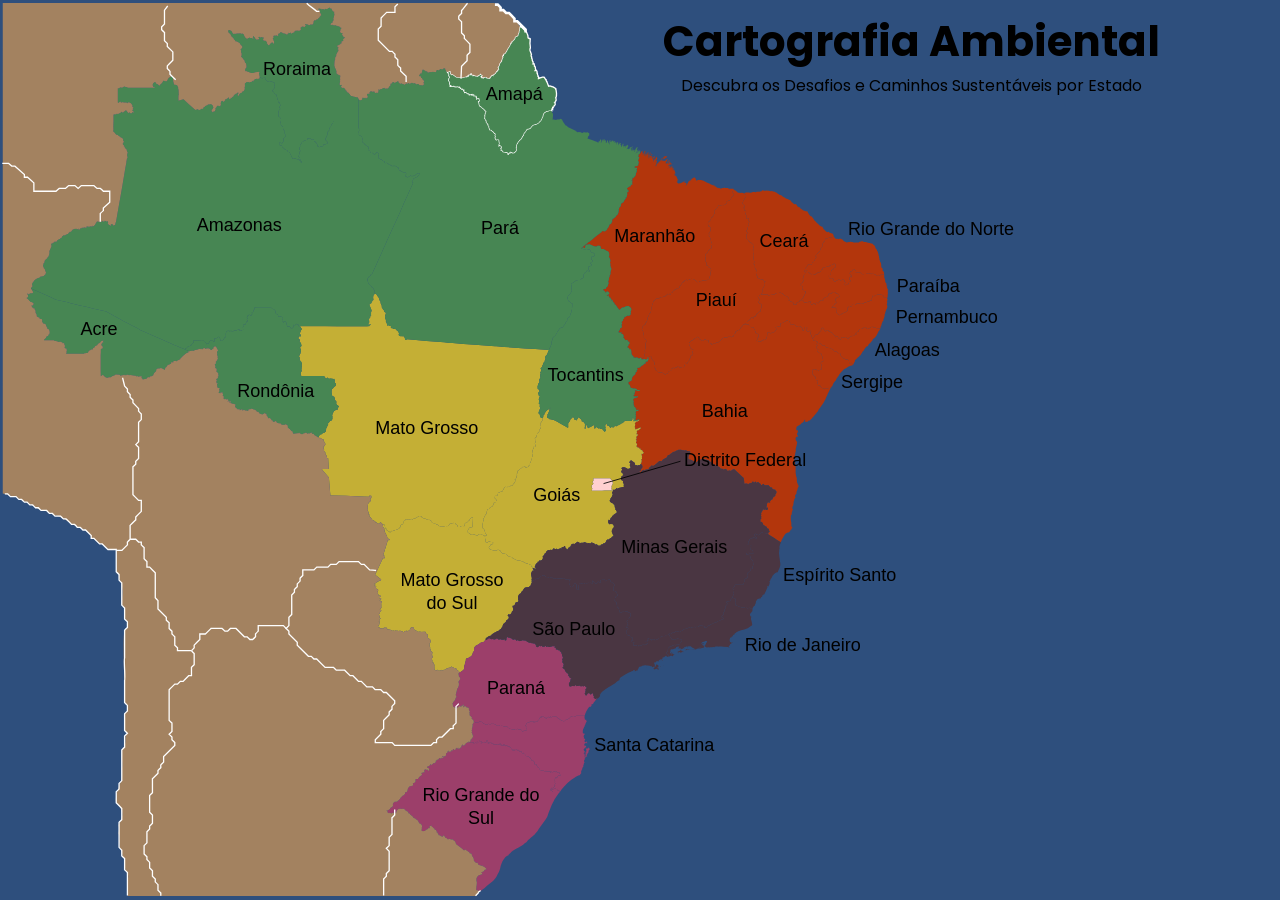
<file: projetos/aps-3/index.html>
<!DOCTYPE html>
<html lang="pt-br">
<head>
  <meta charset="UTF-8">
  <meta name="viewport" content="width=device-width, initial-scale=1.0">

  <link rel="stylesheet" href="styles.css">
  <link href="https://fonts.googleapis.com/css2?family=Poppins:wght@400;600&display=swap" rel="stylesheet">

  <title>APS 3° Semestre</title>
</head>

<body>
   <div class="mapdiv">
      <object id="mapa-brasil" data="Brasil.svg" type="image/svg+xml"></object>
   </div>

   <div class="map-text">
      <h2>Cartografia Ambiental</h2>
      <p>Descubra os Desafios e Caminhos Sustentáveis por Estado</p>
   </div>

 
   <aside class="hidden">
    <div id="iniciarQuiz" class="hidden">
      <button id="btn-quiz">Ir para o quiz</button>
      <!-- <button id="btn-info">Informações</button> -->
    </div>

    <div id="quiz" class="hidden">
      <form action="">
        <ol id="perguntas">
        </ol>
        <button disabled id="proxBtn">Próxima</button>
        <button disabled id="finalizar-quiz" class="hidden">Finalizar Quiz</button>
      </form>
    </div>

    <div id="pontuacao" class="hidden">
        <p>Sua pontuação foi <span></span></p>
    </div>
  </aside>

<script src="script.js"></script>
</body>
</html>
</file>
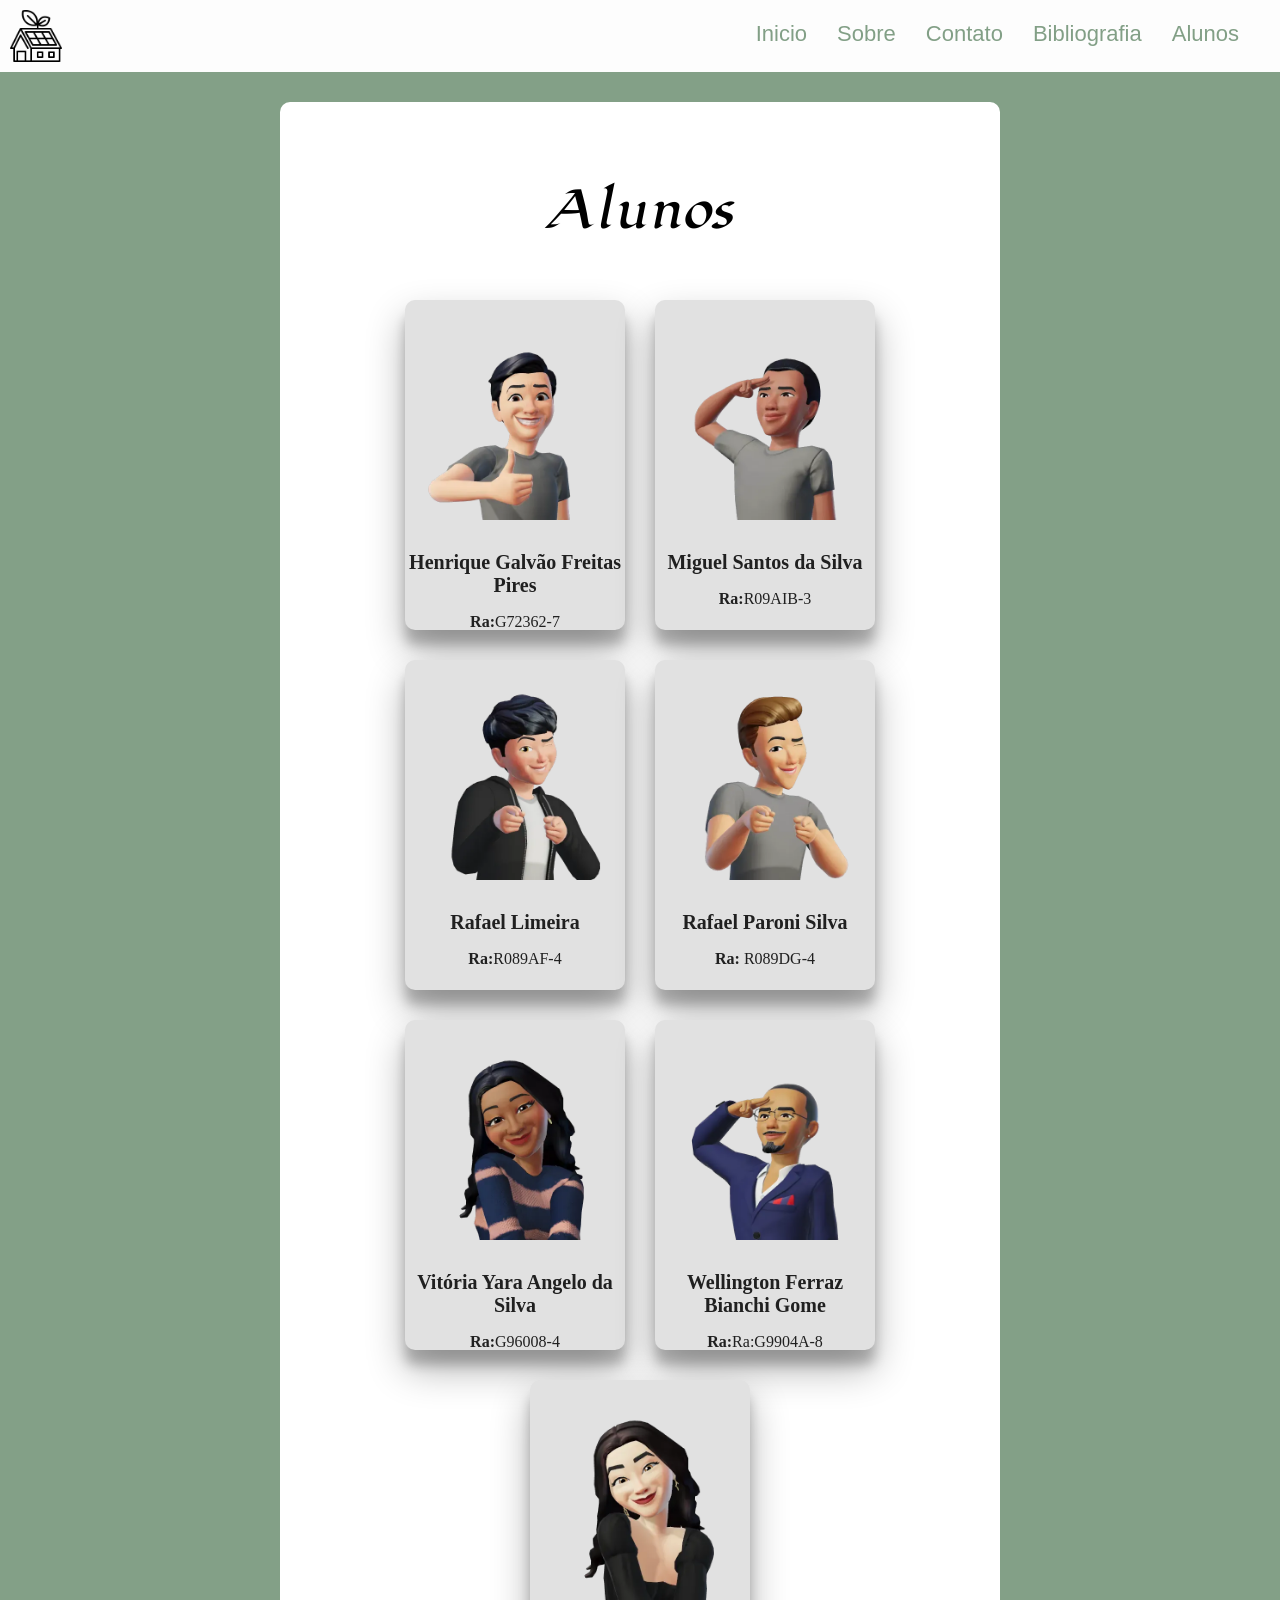
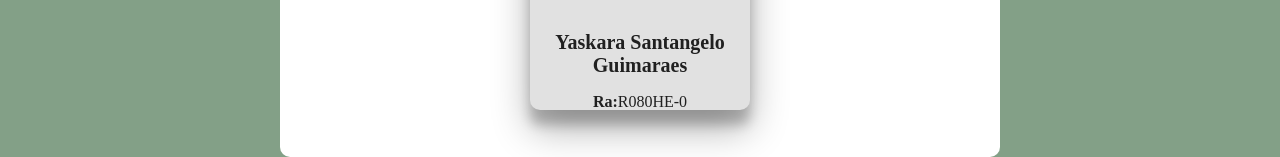
<file: projetos/aps-1/pages/alunos.html>
<!DOCTYPE html>
<html lang="pt-BR">
  <head>
    <meta charset="UTF-8" />
    <meta name="viewport" content="width=device-width, initial-scale=1.0" />
    <link rel="stylesheet" href=".././css/style.css" />
    <script src=".././js/script.js"></script>
    <link rel="shortcut icon" type="imagex/png" href="../imagens/ico.ico" />
    <link rel="preconnect" href="https://fonts.googleapis.com" />
    <link rel="preconnect" href="https://fonts.gstatic.com" crossorigin />
    <link
      href="https://fonts.googleapis.com/css2?family=Lugrasimo&display=swap"
      rel="stylesheet"
    />
    <title>Alunos- Energia solar</title>
  </head>
  <body>
    <header>
      <img class="logo" src="./../imagens/eco-house.png" alt="" />
      <nav>
        <div>
          <hr id="line" style="left: 100%; opacity: 0" />
          <button
            id="BtnInicio"
            name="btn"
            onclick="href('../index.html', 'index')"
          >
            Inicio
          </button>
          <button id="BtnSobre" name="btn">
            Sobre
            <div id="ExtraSobre">
              <a href="./sobres/tipos.html">Tipos</a>
              <a href="./sobres/funcionamento.html">Como funciona</a>
              <a href="./sobres/beneficios.html">Beneficios</a>
            </div>
          </button>
          <button
            id="BtnContato"
            name="btn"
            onclick="href('contato.html' , 'contato')"
          >
            Contato
          </button>
          <button
            id="BtnBibliografia"
            name="btn"
            onclick="href('bibliografia.html' , 'bibliografia')"
          >
            Bibliografia
          </button>
          <button
            id="BtnAlunos"
            name="btn"
            onclick="href('alunos.html', 'alunos')"
          >
            Alunos
          </button>
        </div>
      </nav>
    </header>

    <main class="alunos">
      <article>
        <h1>
        Alunos
        </h1>
        <div class="aluno">
          <div class="card">
            <img src="../imagens/Henrique.png" alt="aluno1" />
            <h2>Henrique Galvão Freitas Pires</h2>
            <span><b>Ra:</b>G72362-7</span>
          </div>
  
          <div class="card ">
            <img src="../imagens/Miguel.png" alt="aluno2" />
            <h2>Miguel Santos da Silva</h2>
            <span><b>Ra:</b>R09AIB-3</span>
          </div>
  
          <div class="card ">
            <img src="../imagens/Rafael_1.png" alt="aluno3" />
            <h2>Rafael Limeira</h2>
            <span><b>Ra:</b>R089AF-4</span>
          </div>
  
          <div class="card ">
            <img src="../imagens/Rafael01_1.png" alt="aluno4" />
            <h2>Rafael Paroni Silva</h2>
            <span><b>Ra:</b> R089DG-4</span>
          </div>
  
          <div class="card ">
            <img src="../imagens/Vitoria.png" alt="aluno5" />
            <h2>Vitória Yara Angelo da Silva</h2>
            <span><b>Ra:</b>G96008-4</span>
          </div>
    
          <div class="card ">
            <img src="../imagens/Wellington.png" alt="aluno7" />
            <h2>Wellington Ferraz Bianchi Gome</h2>
            <span><b>Ra:</b>Ra:G9904A-8</span>
          </div>
    
          <div class="card ">
            <img src="../imagens/Yaskara.png" alt="aluno8" />
            <h2>Yaskara Santangelo Guimaraes</h2>
            <span><b>Ra:</b>R080HE-0</span>
          </div>
      </article>
    </main>
      </div>
  </body>
</html>
</file>
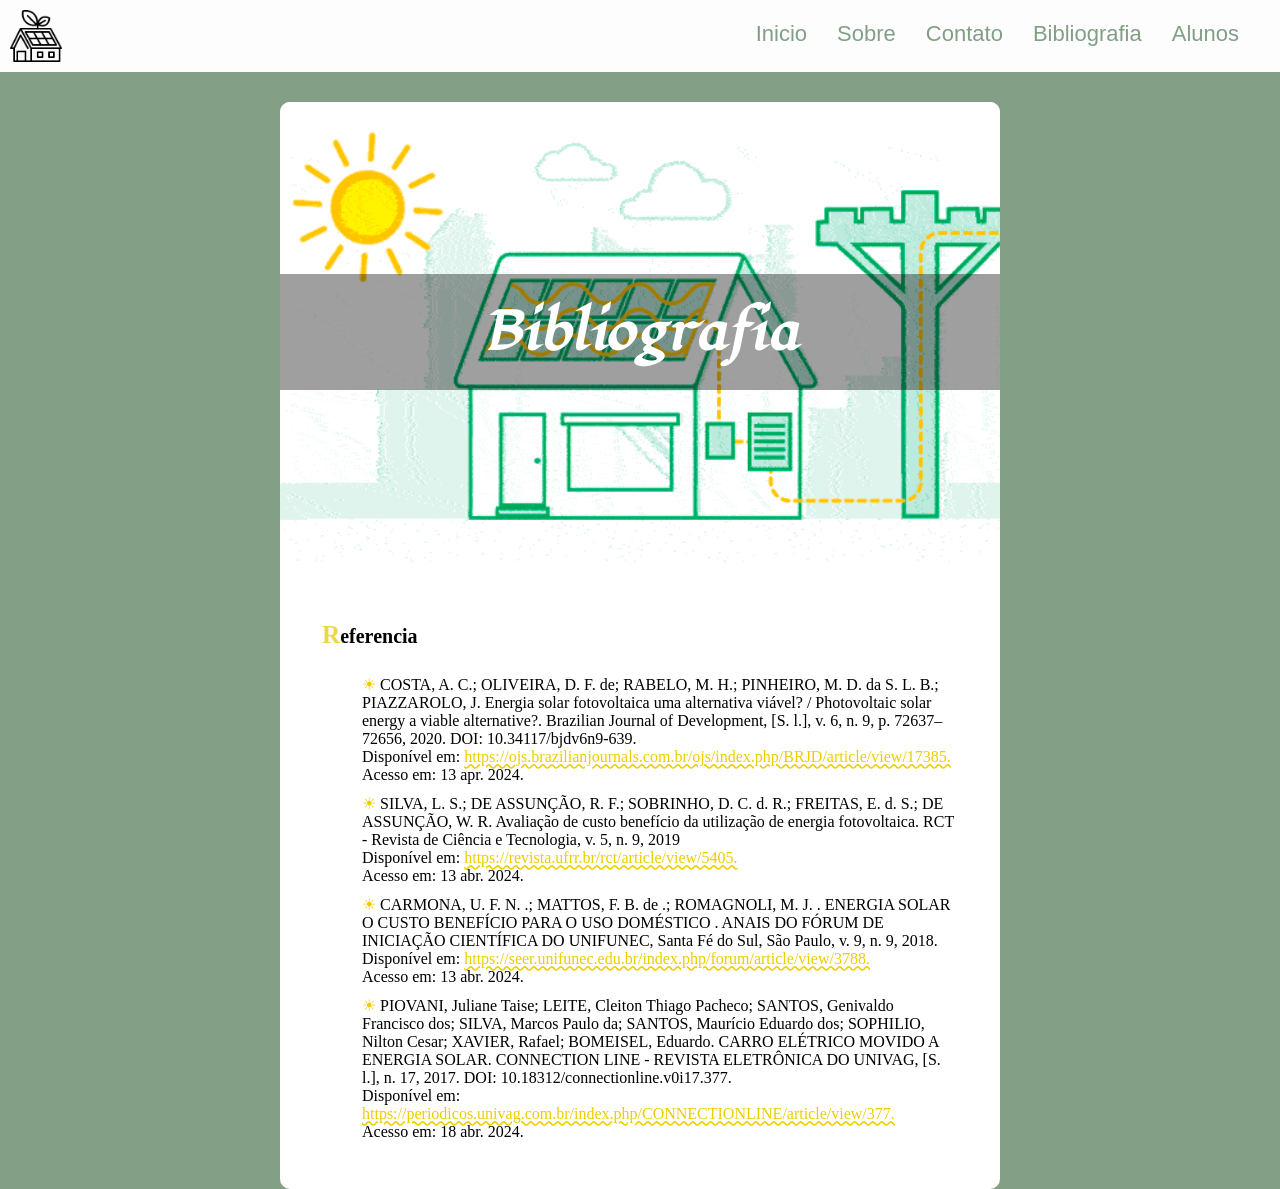
<file: projetos/aps-1/pages/bibliografia.html>
<!DOCTYPE html>
<html lang="pt-BR">
  <head>
    <meta charset="UTF-8" />
    <meta name="viewport" content="width=device-width, initial-scale=1.0" />
    <link rel="stylesheet" href=".././css/style.css" />

    <link rel="preconnect" href="https://fonts.googleapis.com" />
    <link rel="preconnect" href="https://fonts.gstatic.com" crossorigin />
    <link
      href="https://fonts.googleapis.com/css2?family=Lugrasimo&display=swap"
      rel="stylesheet"
    />
    <link rel="shortcut icon" type="imagex/png" href="../imagens/ico.ico" />
    <script src=".././js/script.js"></script>
    <title>Bibliografia- Energia solar</title>
  </head>
  <body>
    <header>
      <img class="logo" src="./../imagens/eco-house.png" alt="" />
      <nav>
        <div>
          <hr id="line" style="left: 100%; opacity: 0" />
          <button
            id="BtnInicio"
            name="btn"
            onclick="href('../index.html', 'index')"
          >
            Inicio
          </button>
          <button id="BtnSobre" name="btn">
            Sobre
            <div id="ExtraSobre">
              <a href="./sobres/tipos.html">Tipos</a>
              <a href="./sobres/funcionamento.html">Como funciona</a>
              <a href="./sobres/beneficios.html">Beneficios</a>
            </div>
          </button>
          <button
            id="BtnContato"
            name="btn"
            onclick="href('contato.html' , 'contato')"
          >
            Contato
          </button>
          <button
            id="BtnBibliografia"
            name="btn"
            onclick="href('bibliografia.html' , 'bibliografia')"
          >
            Bibliografia
          </button>
          <button
            id="BtnAlunos"
            name="btn"
            onclick="href('alunos.html', 'alunos')"
          >
            Alunos
          </button>
        </div>
      </nav>
    </header>
    <main class="bibliografia">
      <div class="imagem-principal">
        <div>
          <h1>Bibliografia</h1>
        </div>
      </div>
      <article>
        <h2 class="pages-texto">Referencia</h2>
        <ul class="pages-list">
          <li>
            COSTA, A. C.; OLIVEIRA, D. F. de; RABELO, M. H.; PINHEIRO, M. D. da
            S. L. B.; PIAZZAROLO, J. Energia solar fotovoltaica uma alternativa
            viável? / Photovoltaic solar energy a viable alternative?. Brazilian
            Journal of Development, [S. l.], v. 6, n. 9, p. 72637–72656, 2020.
            DOI: 10.34117/bjdv6n9-639. <br />
            Disponível em:
            <a
              href="https://ojs.brazilianjournals.com.br/ojs/index.php/BRJD/article/view/17385"
            >
              https://ojs.brazilianjournals.com.br/ojs/index.php/BRJD/article/view/17385.
              <br />
            </a>
            Acesso em: 13 apr. 2024.
          </li>
          <li>
            SILVA, L. S.; DE ASSUNÇÃO, R. F.; SOBRINHO, D. C. d. R.; FREITAS, E.
            d. S.; DE ASSUNÇÃO, W. R. Avaliação de custo benefício da utilização
            de energia fotovoltaica. RCT - Revista de Ciência e Tecnologia, v.
            5, n. 9, 2019 <br />
            Disponível em:
            <a href="https://revista.ufrr.br/rct/article/view/5405">
              https://revista.ufrr.br/rct/article/view/5405. <br />
            </a>
            Acesso em: 13 abr. 2024.
          </li>
          <li>
            CARMONA, U. F. N. .; MATTOS, F. B. de .; ROMAGNOLI, M. J. . ENERGIA
            SOLAR O CUSTO BENEFÍCIO PARA O USO DOMÉSTICO . ANAIS DO FÓRUM DE
            INICIAÇÃO CIENTÍFICA DO UNIFUNEC, Santa Fé do Sul, São Paulo, v. 9,
            n. 9, 2018. <br />
            Disponível em:
            <a
              href="https://seer.unifunec.edu.br/index.php/forum/article/view/3788"
            >
              https://seer.unifunec.edu.br/index.php/forum/article/view/3788.
              <br />
            </a>
            Acesso em: 13 abr. 2024.
          </li>
          <li>
            PIOVANI, Juliane Taise; LEITE, Cleiton Thiago Pacheco; SANTOS,
            Genivaldo Francisco dos; SILVA, Marcos Paulo da; SANTOS, Maurício
            Eduardo dos; SOPHILIO, Nilton Cesar; XAVIER, Rafael; BOMEISEL,
            Eduardo. CARRO ELÉTRICO MOVIDO A ENERGIA SOLAR. CONNECTION LINE -
            REVISTA ELETRÔNICA DO UNIVAG, [S. l.], n. 17, 2017. DOI:
            10.18312/connectionline.v0i17.377. <br />
            Disponível em:
            <a
              href="https://periodicos.univag.com.br/index.php/CONNECTIONLINE/article/view/377"
            >
              https://periodicos.univag.com.br/index.php/CONNECTIONLINE/article/view/377.
              <br />
            </a>
            Acesso em: 18 abr. 2024.
          </li>
        </ul>
      </article>
    </main>
  </body>
</html>
</file>
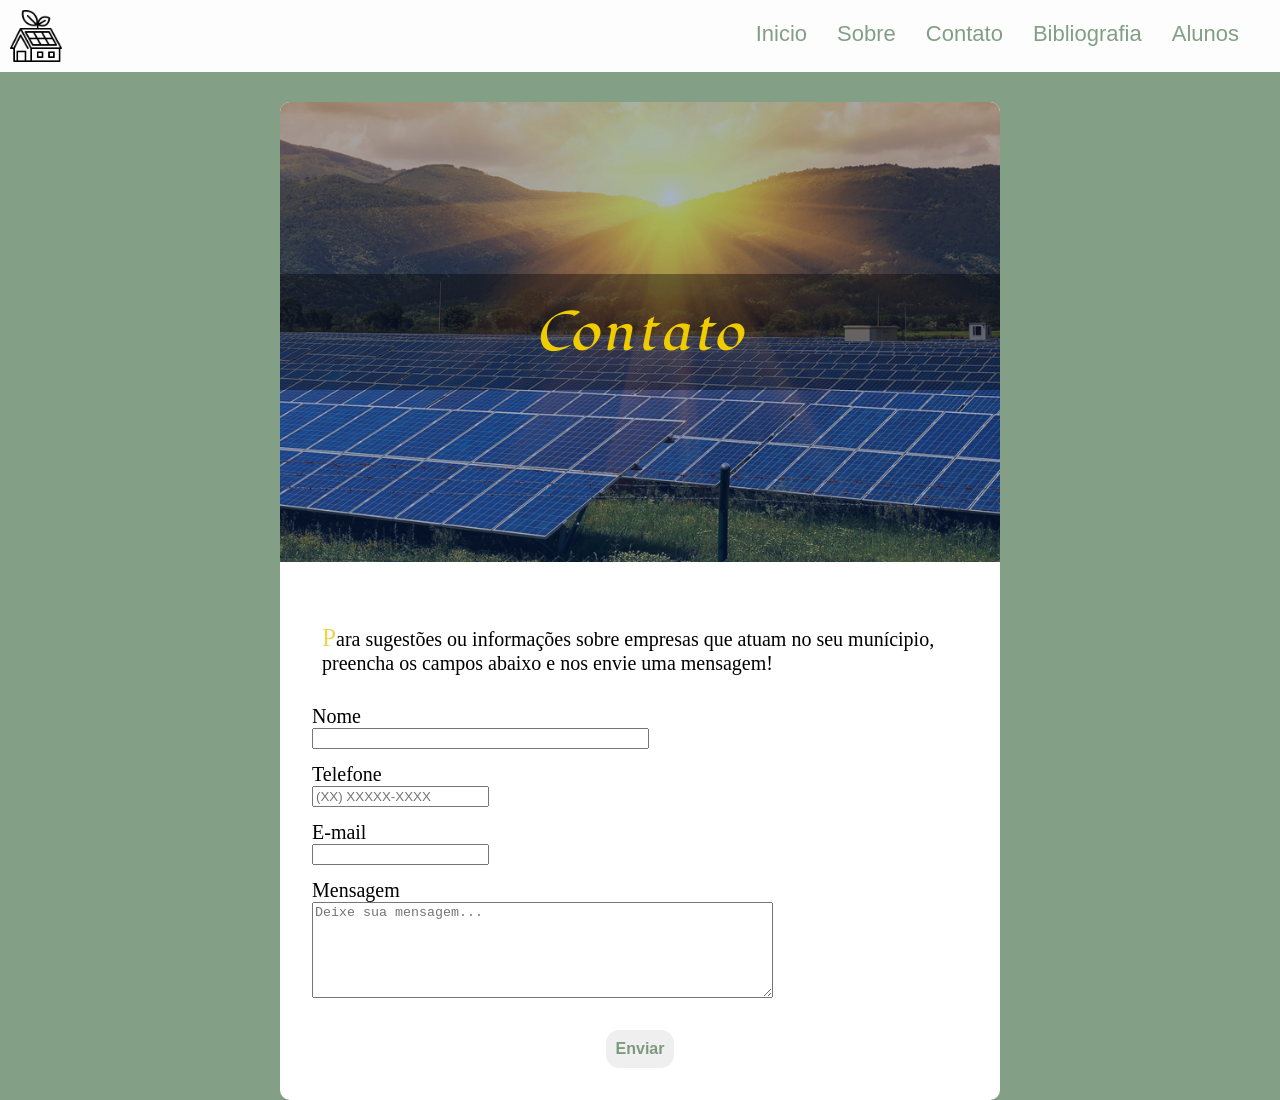
<file: projetos/aps-1/pages/contato.html>
<!DOCTYPE html>
<html lang="pt-BR">
  <head>
    <meta charset="UTF-8" />
    <meta name="viewport" content="width=device-width, initial-scale=1.0" />
    <link rel="stylesheet" href=".././css/style.css" />
    <script src=".././js/script.js"></script>
    <link rel="shortcut icon" type="imagex/png" href="../imagens/ico.ico" />
    <link rel="preconnect" href="https://fonts.googleapis.com" />
    <link rel="preconnect" href="https://fonts.gstatic.com" crossorigin />
    <link
      href="https://fonts.googleapis.com/css2?family=Lugrasimo&display=swap"
      rel="stylesheet"
    />
    <title>Contato - Energia solar</title>
  </head>
  <body>
    <header>
      <img class="logo" src="./../imagens/eco-house.png" alt="" />
      <nav>
        <div>
          <hr id="line" style="left: 100%; opacity: 0" />
          <button
            id="BtnInicio"
            name="btn"
            onclick="href('../index.html', 'index')"
          >
            Inicio
          </button>
          <button id="BtnSobre" name="btn">
            Sobre
            <div id="ExtraSobre">
              <a href="./sobres/tipos.html">Tipos</a>
              <a href="./sobres/funcionamento.html">Como funciona</a>
              <a href="./sobres/beneficios.html">Beneficios</a>
            </div>
          </button>
          <button
            id="BtnContato"
            name="btn"
            onclick="href('contato.html' , 'contato')"
          >
            Contato
          </button>
          <button
            id="BtnBibliografia"
            name="btn"
            onclick="href('bibliografia.html' , 'bibliografia')"
          >
            Bibliografia
          </button>
          <button
            id="BtnAlunos"
            name="btn"
            onclick="href('alunos.html', 'alunos')"
          >
            Alunos
          </button>
        </div>
      </nav>
    </header>
    <main class="contato">
      <div class="imagem-principal">
        <div>
          <h1>Contato</h1>
        </div>
      </div>
      <article>
        <p class="pages-texto">
          Para sugestões ou informações sobre empresas que atuam no seu
          munícipio, preencha os campos abaixo e nos envie uma mensagem!
        </p>
        <form>
          <div>
            <label for="nome">Nome</label>
            <input
              id="nome"
              type="text"
              name="txtnome"
              size="40"
              maxlength="50"
            />
          </div>
          <div>
            <label for="telefone">Telefone</label>
            <input id="telefone" type="tel" placeholder="(XX) XXXXX-XXXX" />
          </div>
          <div>
            <label for="email">E-mail</label>
            <input id="email" type="email" required />
          </div>
          <div>
            <label for="mensagem">Mensagem</label>
            <textarea
              id="mensagem"
              name="mensagem"
              placeholder="Deixe sua mensagem..."
              rows="6"
              cols="55"
            ></textarea>
          </div>
          <br />
          <button type="submit">Enviar</button>
        </form>
      </article>
    </main>
  </body>
</html>
</file>
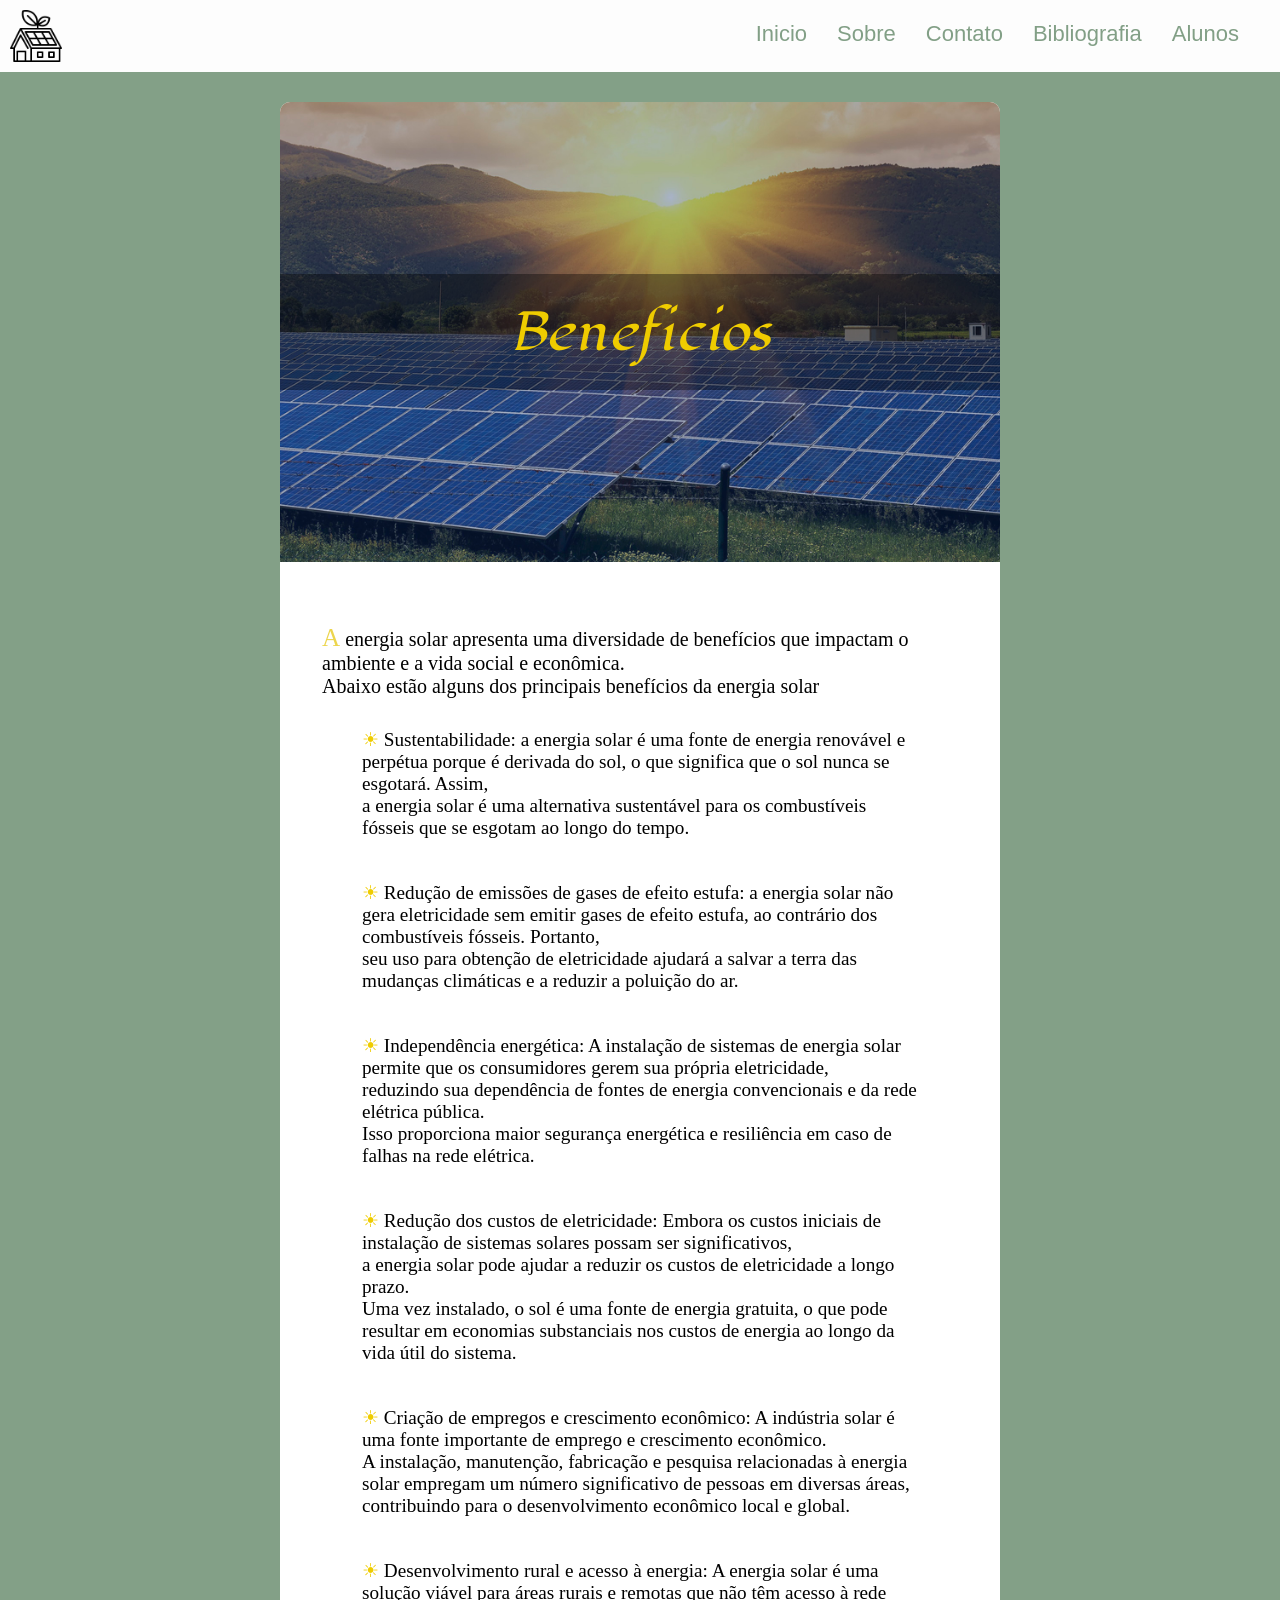
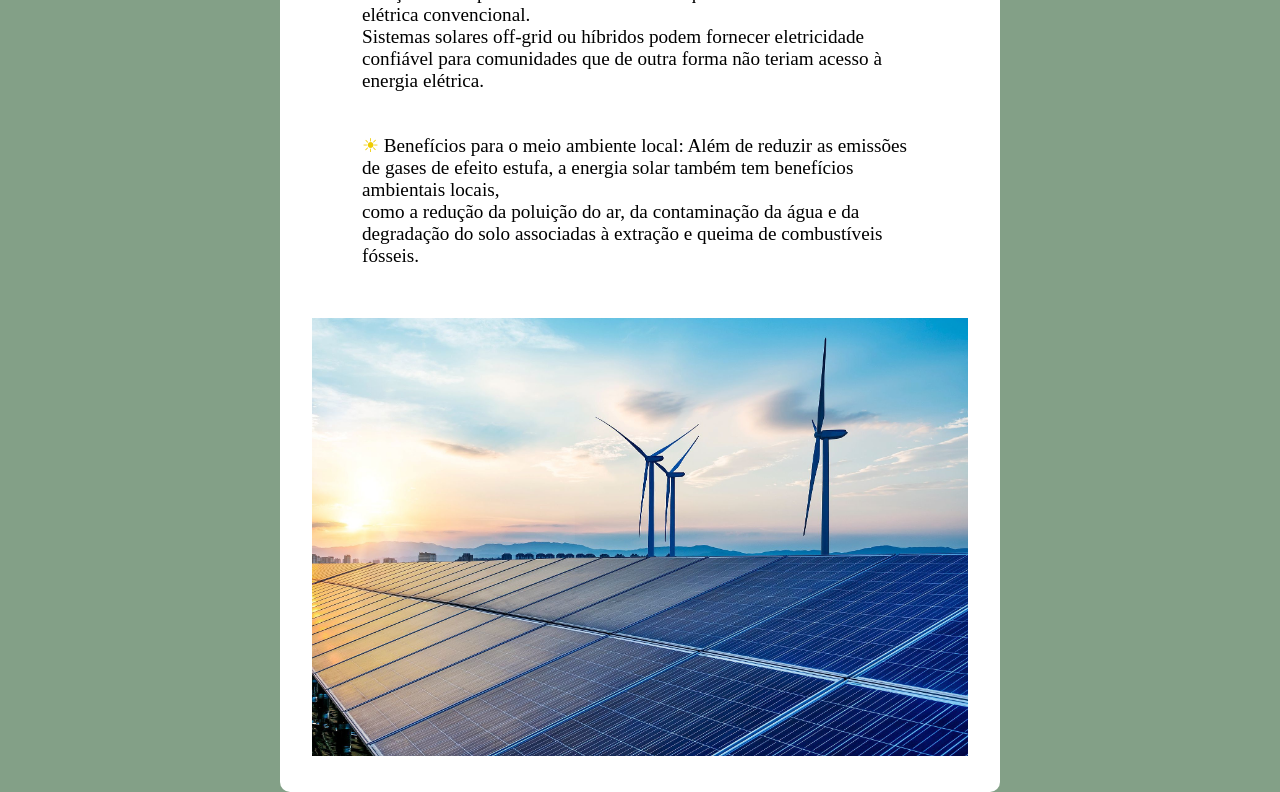
<file: projetos/aps-1/pages/sobres/beneficios.html>
<!DOCTYPE html>
<html lang="pt-BR">
  <head>
    <meta charset="UTF-8" />
    <meta name="viewport" content="width=device-width, initial-scale=1.0" />
    <link rel="stylesheet" href="../../css/style.css" />
    <script src="../../js/script.js"></script>
    <link rel="shortcut icon" type="imagex/png" href="../../imagens/ico.ico" />

    <link rel="preconnect" href="https://fonts.googleapis.com" />
    <link rel="preconnect" href="https://fonts.gstatic.com" crossorigin />
    <link
      href="https://fonts.googleapis.com/css2?family=Lugrasimo&display=swap"
      rel="stylesheet"
    />
    <title>Beneficios- Energia solar</title>
  </head>
  <body>
    <header>
      <img class="logo" src="./../../imagens/eco-house.png" alt="" />
      <nav>
        <div>
          <hr id="line" style="left: 100%; opacity: 0" />
          <button
            id="BtnInicio"
            name="btn"
            onclick="href('../../index.html', 'home')"
          >
            Inicio
          </button>
          <button id="BtnSobre" name="btn">
            Sobre
            <div id="ExtraSobre">
              <a href="./tipos.html">Tipos</a>
              <a href="./funcionamento.html">Como funciona</a>
              <a href="./beneficios.html">Beneficios</a>
            </div>
          </button>
          <button
            id="BtnContato"
            name="btn"
            onclick="href('../contato.html' , 'contato')"
          >
            Contato
          </button>
          <button
            id="BtnBibliografia"
            name="btn"
            onclick="href('../bibliografia.html' , 'bibliografia')"
          >
            Bibliografia
          </button>
          <button
            id="BtnAlunos"
            name="btn"
            onclick="href('../alunos.html', 'alunos')"
          >
            Alunos
          </button>
        </div>
      </nav>
    </header>
    <main class="beneficios">
      <div class="imagem-principal">
        <div>
          <h1>Beneficios</h1>
        </div>
      </div>
      <article>
        <section>
          <p class="pages-texto">
            A energia solar apresenta uma diversidade de benefícios que impactam
            o ambiente e a vida social e econômica. <br />
            Abaixo estão alguns dos principais benefícios da energia solar
          </p>
          <ul class="pages-list" style="font-size: larger">
            <li>
              Sustentabilidade: a energia solar é uma fonte de energia renovável
              e perpétua porque é derivada do sol, o que significa que o sol
              nunca se esgotará. Assim, <br />
              a energia solar é uma alternativa sustentável para os combustíveis
              fósseis que se esgotam ao longo do tempo.
            </li>
            <br />
            <li>
              Redução de emissões de gases de efeito estufa: a energia solar não
              gera eletricidade sem emitir gases de efeito estufa, ao contrário
              dos combustíveis fósseis. Portanto, <br />
              seu uso para obtenção de eletricidade ajudará a salvar a terra das
              mudanças climáticas e a reduzir a poluição do ar.
            </li>
            <br />
            <li>
              Independência energética: A instalação de sistemas de energia
              solar permite que os consumidores gerem sua própria
              eletricidade,<br />
              reduzindo sua dependência de fontes de energia convencionais e da
              rede elétrica pública. <br />
              Isso proporciona maior segurança energética e resiliência em caso
              de falhas na rede elétrica.
            </li>
            <br />
            <li>
              Redução dos custos de eletricidade: Embora os custos iniciais de
              instalação de sistemas solares possam ser significativos,<br />
              a energia solar pode ajudar a reduzir os custos de eletricidade a
              longo prazo.<br />
              Uma vez instalado, o sol é uma fonte de energia gratuita, o que
              pode resultar em economias substanciais nos custos de energia ao
              longo da vida útil do sistema.
            </li>
            <br />
            <li>
              Criação de empregos e crescimento econômico: A indústria solar é
              uma fonte importante de emprego e crescimento econômico.<br />
              A instalação, manutenção, fabricação e pesquisa relacionadas à
              energia solar empregam um número significativo de pessoas em
              diversas áreas,<br />
              contribuindo para o desenvolvimento econômico local e global.
            </li>
            <br />
            <li>
              Desenvolvimento rural e acesso à energia: A energia solar é uma
              solução viável para áreas rurais e remotas que não têm acesso à
              rede elétrica convencional.<br />
              Sistemas solares off-grid ou híbridos podem fornecer eletricidade
              confiável para comunidades que de outra forma não teriam acesso à
              energia elétrica.
            </li>
            <br />
            <li>
              Benefícios para o meio ambiente local: Além de reduzir as emissões
              de gases de efeito estufa, a energia solar também tem benefícios
              ambientais locais,<br />
              como a redução da poluição do ar, da contaminação da água e da
              degradação do solo associadas à extração e queima de combustíveis
              fósseis.
            </li>
            <br />
          </ul>
        </section>
        <img class="pages-img" src="../../imagens/fazendaSolar.jpeg" />
      </article>
    </main>
  </body>
</html>
</file>
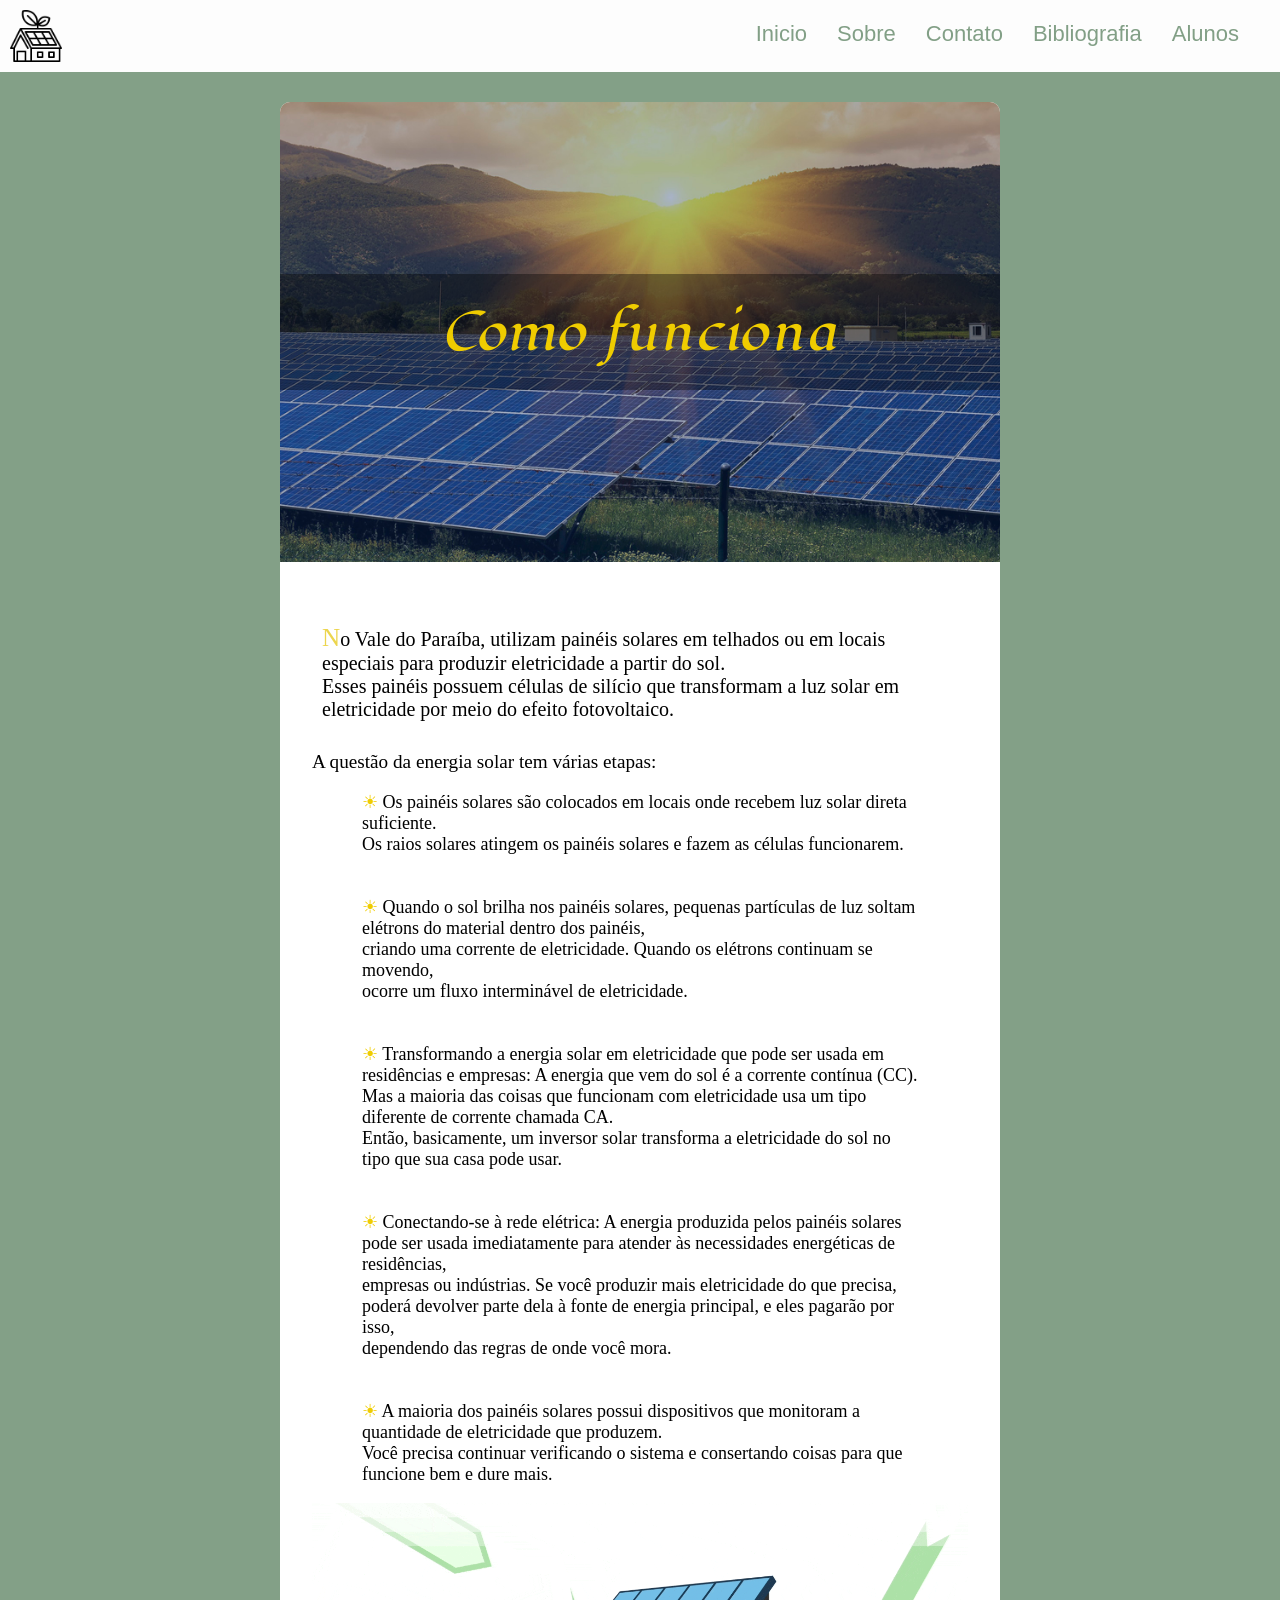
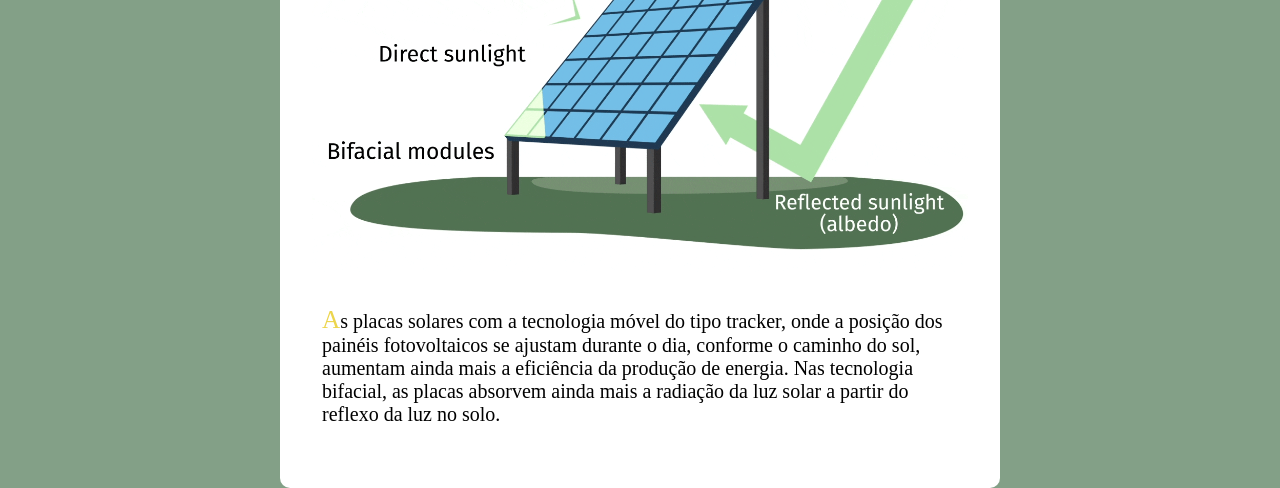
<file: projetos/aps-1/pages/sobres/funcionamento.html>
<!DOCTYPE html>
<html lang="pt-BR">
  <head>
    <meta charset="UTF-8" />
    <meta name="viewport" content="width=device-width, initial-scale=1.0" />
    <link rel="stylesheet" href="../../css/style.css" />
    <script src="../../js/script.js"></script>
    <link rel="shortcut icon" type="imagex/png" href="../../imagens/ico.ico" />

    <link rel="preconnect" href="https://fonts.googleapis.com" />
    <link rel="preconnect" href="https://fonts.gstatic.com" crossorigin />
    <link
      href="https://fonts.googleapis.com/css2?family=Lugrasimo&display=swap"
      rel="stylesheet"
    />
    <title>Funcionamentos- Energia solar</title>
  </head>
  <body>
    <header>
      <img class="logo" src="./../../imagens/eco-house.png" alt="" />
      <nav>
        <div>
          <hr id="line" style="left: 100%; opacity: 0" />
          <button
            id="BtnInicio"
            name="btn"
            onclick="href('../../index.html', 'index')"
          >
            Inicio
          </button>
          <button id="BtnSobre" name="btn">
            Sobre
            <div id="ExtraSobre">
              <a href="./tipos.html">Tipos</a>
              <a href="./funcionamento.html">Como funciona</a>
              <a href="./beneficios.html">Beneficios</a>
            </div>
          </button>
          <button
            id="BtnContato"
            name="btn"
            onclick="href('../contato.html' , 'contato')"
          >
            Contato
          </button>
          <button
            id="BtnBibliografia"
            name="btn"
            onclick="href('../bibliografia.html' , 'bibliografia')"
          >
            Bibliografia
          </button>
          <button
            id="BtnAlunos"
            name="btn"
            onclick="href('../alunos.html', 'alunos')"
          >
            Alunos
          </button>
        </div>
      </nav>
    </header>
    <main class="funcionamento">
      <div class="imagem-principal">
        <div>
          <h1>Como funciona</h1>
        </div>
      </div>
      <article>
        <section>
          <p class="pages-texto">
            No Vale do Paraíba, utilizam painéis solares em telhados ou em
            locais especiais para produzir eletricidade a partir do sol. <br />
            Esses painéis possuem células de silício que transformam a luz solar
            em eletricidade por meio do efeito fotovoltaico.
          </p>
          <span style="text-align: center; width: 100%; font-size: larger">
            A questão da energia solar tem várias etapas:</span
          >
          <ul class="pages-list" style="font-size: large">
            <li>
              Os painéis solares são colocados em locais onde recebem luz solar
              direta suficiente. <br />
              Os raios solares atingem os painéis solares e fazem as células
              funcionarem.
            </li>
            <br />
            <li>
              Quando o sol brilha nos painéis solares, pequenas partículas de
              luz soltam elétrons do material dentro dos painéis, <br />
              criando uma corrente de eletricidade. Quando os elétrons continuam
              se movendo, <br />
              ocorre um fluxo interminável de eletricidade.
            </li>
            <br />
            <li>
              Transformando a energia solar em eletricidade que pode ser usada
              em residências e empresas: A energia que vem do sol é a corrente
              contínua (CC). <br />
              Mas a maioria das coisas que funcionam com eletricidade usa um
              tipo diferente de corrente chamada CA. <br />
              Então, basicamente, um inversor solar transforma a eletricidade do
              sol no tipo que sua casa pode usar.
            </li>
            <br />
            <li>
              Conectando-se à rede elétrica: A energia produzida pelos painéis
              solares pode ser usada imediatamente para atender às necessidades
              energéticas de residências, <br />
              empresas ou indústrias. Se você produzir mais eletricidade do que
              precisa, poderá devolver parte dela à fonte de energia principal,
              e eles pagarão por isso, <br />
              dependendo das regras de onde você mora.
            </li>
            <br />
            <li>
              A maioria dos painéis solares possui dispositivos que monitoram a
              quantidade de eletricidade que produzem. <br />
              Você precisa continuar verificando o sistema e consertando coisas
              para que funcione bem e dure mais.
            </li>
          </ul>
          <img class="pages-img" src="../../imagens/bifacial-solar-panel.gif" />
          <p class="pages-texto">
            As placas solares com a tecnologia móvel do tipo tracker, onde a
            posição dos painéis fotovoltaicos se ajustam durante o dia, conforme
            o caminho do sol, aumentam ainda mais a eficiência da produção de
            energia. Nas tecnologia bifacial, as placas absorvem ainda mais a
            radiação da luz solar a partir do reflexo da luz no solo.
          </p>
        </section>
      </article>
    </main>
  </body>
</html>
</file>
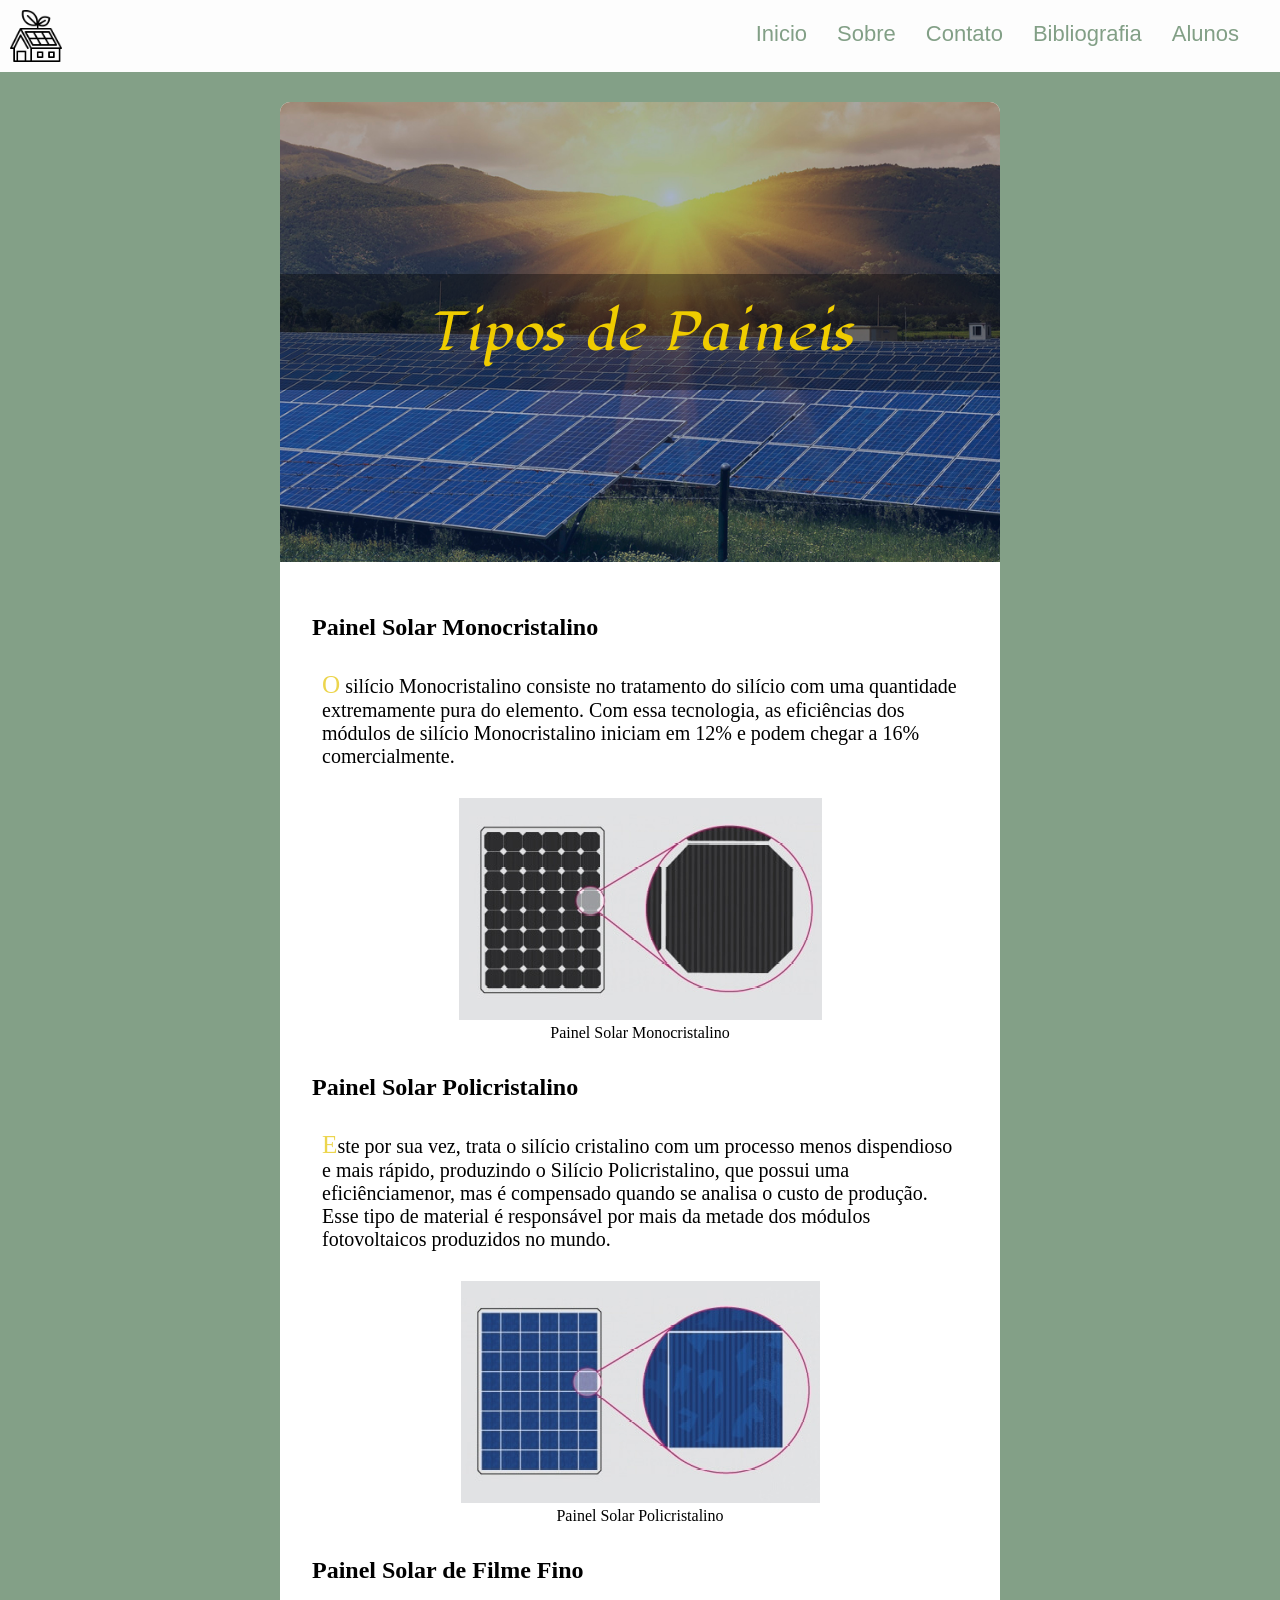
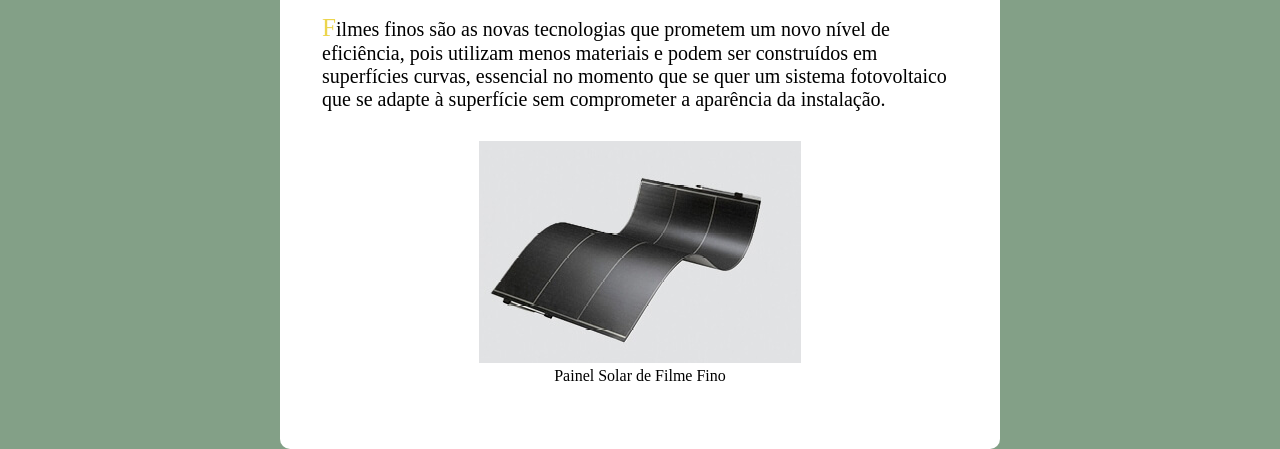
<file: projetos/aps-1/pages/sobres/tipos.html>
<!DOCTYPE html>
<html lang="pt-BR">
  <head>
    <meta charset="UTF-8" />
    <meta name="viewport" content="width=device-width, initial-scale=1.0" />

    <link rel="preconnect" href="https://fonts.googleapis.com" />
    <link rel="preconnect" href="https://fonts.gstatic.com" crossorigin />
    <link
      href="https://fonts.googleapis.com/css2?family=Lugrasimo&display=swap"
      rel="stylesheet"
    />

    <link rel="shortcut icon" type="imagex/png" href="../../imagens/ico.ico" />
    <link rel="stylesheet" href="../../css/style.css" />
    <script src="../../js/script.js"></script>

    <title>Sobre- Energia solar</title>
  </head>
  <body>
    <header>
      <img class="logo" src="./../../imagens/eco-house.png" alt="" />
      <nav>
        <div>
          <hr id="line" style="left: 100%; opacity: 0" />
          <button
            id="BtnInicio"
            name="btn"
            onclick="href('../../index.html', 'index')"
          >
            Inicio
          </button>
          <button id="BtnSobre" name="btn">
            Sobre
            <div id="ExtraSobre">
              <a href="./tipos.html">Tipos</a>
              <a href="./funcionamento.html">Como funciona</a>
              <a href="./beneficios.html">Beneficios</a>
            </div>
          </button>
          <button
            id="BtnContato"
            name="btn"
            onclick="href('../contato.html' , 'contato')"
          >
            Contato
          </button>
          <button
            id="BtnBibliografia"
            name="btn"
            onclick="href('../bibliografia.html' , 'bibliografia')"
          >
            Bibliografia
          </button>
          <button
            id="BtnAlunos"
            name="btn"
            onclick="href('../alunos.html', 'alunos')"
          >
            Alunos
          </button>
        </div>
      </nav>
    </header>
    <main class="tipos">
      <div class="imagem-principal">
        <div>
          <h1>Tipos de Paineis</h1>
        </div>
      </div>
      <article>
        <section>
          <h2>Painel Solar Monocristalino</h2>
          <p class="pages-texto">
            O silício Monocristalino consiste no tratamento do silício com uma
            quantidade extremamente pura do elemento. Com essa tecnologia, as
            eficiências dos módulos de silício Monocristalino iniciam em 12% e
            podem chegar a 16% comercialmente.
          </p>
          <figure>
            <img
              src="../../imagens/painel-monocristalino.png"
              alt="imagem de um painel solar monocristalino"
            />
            <figcaption>Painel Solar Monocristalino</figcaption>
          </figure>
        </section>
        <section>
          <h2>Painel Solar Policristalino</h2>
          <p class="pages-texto">
            Este por sua vez, trata o silício cristalino com um processo menos
            dispendioso e mais rápido, produzindo o Silício Policristalino, que
            possui uma eficiênciamenor, mas é compensado quando se analisa o
            custo de produção. Esse tipo de material é responsável por mais da
            metade dos módulos fotovoltaicos produzidos no mundo.
          </p>
          <figure>
            <img
              src="../../imagens/painel-policristalino.png"
              alt="imagem de um painel solar policristalino"
            />
            <figcaption>Painel Solar Policristalino</figcaption>
          </figure>
        </section>
        <section>
          <h2>Painel Solar de Filme Fino</h2>
          <p class="pages-texto">
            Filmes finos são as novas tecnologias que prometem um novo nível de
            eficiência, pois utilizam menos materiais e podem ser construídos em
            superfícies curvas, essencial no momento que se quer um sistema
            fotovoltaico que se adapte à superfície sem comprometer a aparência
            da instalação.
          </p>
          <figure>
            <img
              src="../../imagens/painel-filme-fino.png"
              alt="imagem de um painel solar de filme fino"
            />
            <figcaption>Painel Solar de Filme Fino</figcaption>
          </figure>
        </section>
      </article>
    </main>
  </body>
</html>
</file>
<file: projetos/aps-3/styles.css>
/* Mantém o mesmo esquema de cor entre a página e o SVG, evitando o fundo branco atrás do mapa */
html, object { color-scheme: light !important; }

* {
  margin: 0;
  padding: 0;
  box-sizing: border-box;
}
body {
  font-family: "Poppins", sans-serif;
  /* max-width: 1400px; */
  width: 100vw;
  margin: 0 auto;
  background-color: #2e4f7d;
  display: flex;
  justify-content: space-between;
}


/*Mapa .svg*/
.mapdiv {
  display: flex;
  justify-content: flex-start;
  align-items: flex-start;
}

.mapdiv object {
  height: 100dvh; 
}


/*Fim Mapa .svg*/

/*Texto do Mapa*/
.map-text {
  position: absolute;
  text-align: center;
  z-index: 200;
  right: 120px;
  top: 10px;
}

.map-text h2 {
  font-size: 42px;
}

.map-text p {
  font-size: 16px;
}

/* quiz */
aside {
  display: flex;
  justify-content: center;
  align-items: center;
  padding: 20px;
  width: 300vw;
  height: 100vh;
}

form {
  background-color: #fff;
  padding: 30px 30px;
  border-radius: 10px;
  box-shadow: 0 4px 12px rgba(0, 0, 0, 0.4);
  max-width: 600px;
  width: 100%;
}

#perguntas {
  margin-bottom: 10px;
}

.enunciado {
  margin-bottom: 10px;
}

.alternativa {
  margin-bottom: 10px;
}

.hidden {
  display: none;
}

li.questao{
  display: none;
}

li.questao.selected {
  display: block;
}

button {
  /* background-color: #2c7be5; */
  background-color: #24af5c;
  border-radius: 10px;
  border: none;
  color: #fff;
  padding: 12px 24px;
}

button:disabled {
  background-color: #a0aec0;
  color: #f0f0f0;
  opacity: 0.6;
}

/* passando por cima do botão */
button:hover {
  background-color: #5cad7d;
  /* background-color: #1a5fd0; */
}
</file>
<file: projetos/aps-1/css/style.css>
header {
  background-color: rgba(253, 253, 253, 1);
  display: flex;
  justify-content: space-between;
  align-items: center;
  position: fixed;
  top: 0;
  width: 100%;
  z-index: 999;
}

body {
  background-color: rgb(49 97 55 / 60%);
  margin: auto;
  display: flex;
  justify-content: center;
}

nav {
  color: rgb(49 97 55 / 60%);
  display: flex;
  margin-right: 20px;
}

nav button {
  background-color: transparent;
  border: none;
  border-bottom: 5px transparent solid;
  color: inherit;
  cursor: pointer;
  font-size: 22px;
  list-style-type: none;
  margin-right: 16px;
  padding-inline: 5px;
  transition: 0.5s;
}

nav button:hover {
  color: rgba(19, 216, 45, 0.6);
}

nav hr {
  display: flex;
  position: absolute;
  top: 45px;
  height: 5px;
  width: 60px;
  border: none;
  background-color: rgb(49 97 55 / 60%);
  transition: 0.5s;
}

main {
  background: #ffffff;
  margin-top: 102px;
  border-radius: 10px;
  width: 720px;
}

main > article {
  padding: 32px;
}

h1 {
  font-size: 50px;
  font-family: "Lugrasimo", cursive;
  font-weight: 400;
  font-style: normal;
  text-align: center;
}

#BtnSobre:hover > #ExtraSobre {
  opacity: 1;
  visibility: visible;
  margin: 0;
}

#ExtraSobre {
  border-radius: 4px;
  transition: 0.5s;
  opacity: 0;
  height: auto;
  padding: 8px;
  position: absolute;
  top: 50px;
  display: flex;
  flex-direction: column;
  background-color: rgba(253, 253, 253, 1);
  grid-gap: 5px;
  font-size: 20px;
}
#ExtraSobre a {
  text-decoration: none;
  color: rgb(49 97 55 / 60%);
  width: 100%;
  height: 35px;
  display: flex;
  align-items: center;
  justify-content: center;
  padding: 5px 0 5px 0;
  border-bottom: 10px solid transparent;
}
#ExtraSobre :hover {
  transition: 0.5s;
  color: rgba(19, 216, 45, 0.6);
  border-bottom: 3px solid rgba(160, 218, 168, 0.6);
}

main.inicio section {
  text-align: justify;
}

main.inicio section:last-child {
  display: flex;
}

main > article section ul {
  padding-right: 40px;
}

.pages-texto {
  font-size: 20px;
  padding: 10px;
}

.pages-texto::first-letter {
  color: #ebd343f2;
  font-size: 126%;
}

.pages-img {
  max-width: -webkit-fill-available;
}

.pages-img-principal {
  border-radius: 10px 10px 0 0;
  height: 460px;
}

.logo {
  width: 52px;
  height: 52px;
  margin: 10px;
}

::-webkit-scrollbar-track {
  border: 1px solid #ebd343f2;
  background-color: #f5f5f5;
}

::-webkit-scrollbar {
  width: 8px;
}

::-webkit-scrollbar-thumb {
  background-color: #ebd343f2;
}

.title {
  display: flex;
  justify-content: space-between;
  align-items: center;
  font-size: 50px;
}
.title > img {
  width: 360px;
  height: 150px;
}

.pages-texto-img img {
  width: 250px;
}

.pages-list {
  list-style-type: "";
}
.pages-list li {
  margin: 10px;
}
li::before {
  content: "☀ ";
  color: #efcc00;
}

.pages-list li a {
  color: #efcc00;
  text-decoration: underline wavy;
}

.aluno {
  display: inline-flex;
  justify-content: center;
  flex-wrap: wrap;
}

.card {
  margin: 15px;
  background-color: rgb(225, 225, 225);
  color: #202020;
  width: 220px;
  height: 330px;
  border-radius: 10px;
  box-shadow: rgba(0, 0, 0, 0.3) 0px 19px 38px,
    rgba(0, 0, 0, 0.22) 0px 15px 12px;
  text-align: center;
}

.card > img {
  width: 100%;
  border-top-left-radius: 10px;
  border-top-right-radius: 10px;
}

.card > h2 {
  font-size: 20px;
  padding-top: 10px;
}

main > .imagem-principal {
  align-content: center;
  background-image: url(../imagens/Fundo-Oeste-Solar-Vendas.jpg);
  background-repeat: no-repeat;
  background-size: cover;
  border-radius: 10px 10px 0 0;
  height: 460px;
}

.imagem-principal > div {
  background-color: rgba(0, 0, 0, 0.375);
  padding: 24px 0;
}

.imagem-principal > div > h1 {
  color: #efcc00;
  margin: 0;
}

main.bibliografia > .imagem-principal {
  background-image: url(../videos/how-it-works.gif);
}

main.bibliografia > .imagem-principal > div > h1 {
  color: #fff;
  font-weight: bolder;
}

main.contato article form {
  align-items: baseline;
  display: flex;
  flex-direction: column;
}

main.contato article form div {
  font-size: 20px;
  margin-bottom: 14px;
  display: grid;
}

main.contato article form button {
  align-self: center;
  padding: 8px;
  font-weight: bold;
  color: rgb(49 97 55 / 60%);
  border-radius: 13px;
  font-size: 16px;
  border-color: rgba(160, 218, 168, 0);
}

section figure {
  text-align: center;
  margin-bottom: 32px;
}
</file>
